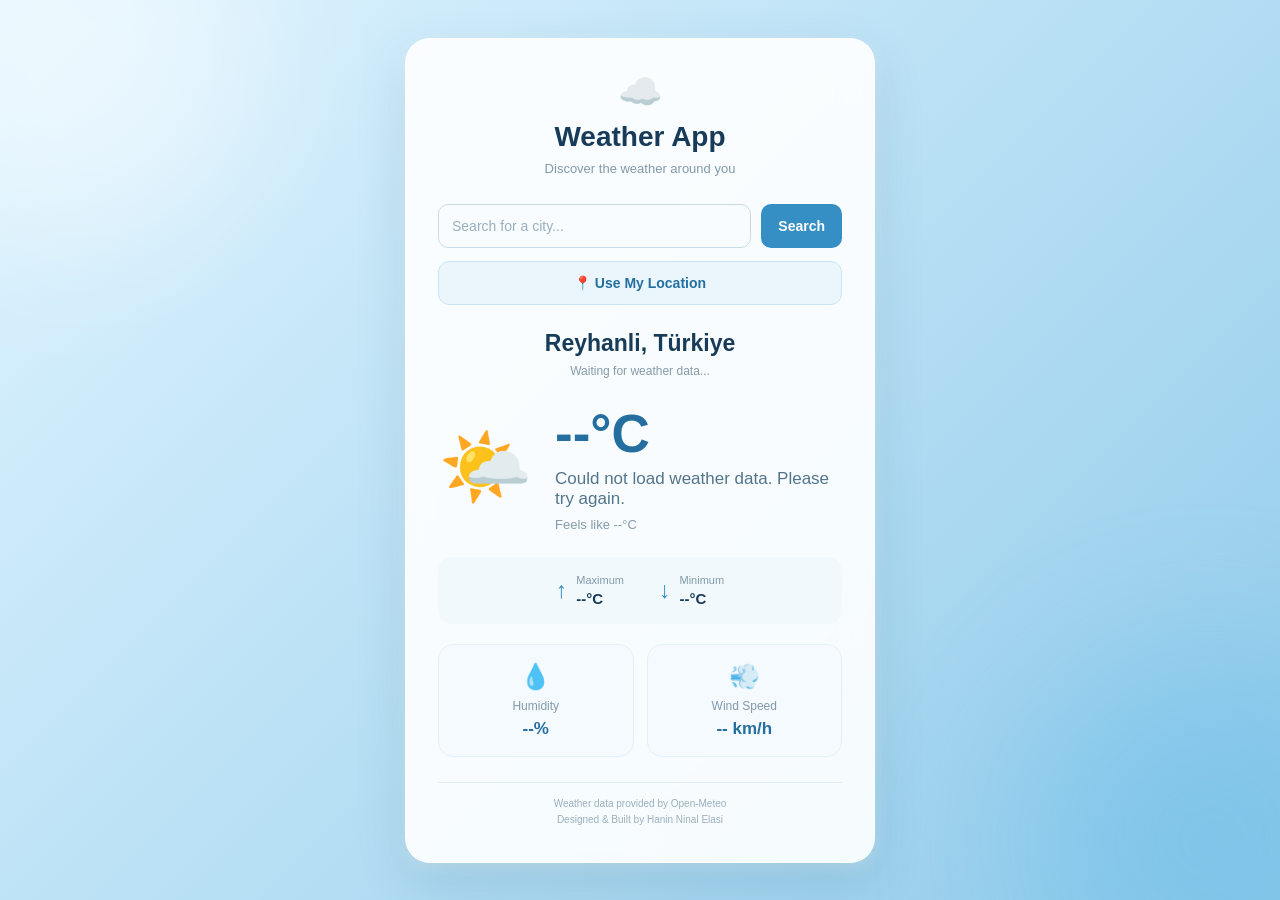
<file: weather-app/index.html>
<!DOCTYPE html>
<html lang="en">

<head>
    <meta charset="UTF-8">
    <meta name="viewport" content="width=device-width, initial-scale=1.0">

    <meta name="description" content="Check current weather, temperature, humidity and wind conditions around the world.">

    <title>Hanin's Weather App</title>

    <link rel="stylesheet" href="style.css">
</head>

<body>

    <main class="container">

        <!-- Header -->
        <header class="header">
            <div class="brand-icon">☁️</div>
            <h1>Weather App</h1>
            <p class="subtitle">Discover the weather around you</p>
        </header>

        <!-- City Search -->
        <section class="search-section">

            <div class="search-box">
                <input
                    type="text"
                    id="cityInput"
                    placeholder="Search for a city..."
                    autocomplete="off"
                    aria-label="City name"
                >

                <button id="searchButton" type="button">
                    Search
                </button>
            </div>

            <button id="locationButton" type="button">
                📍 Use My Location
            </button>

        </section>

        <!-- Weather Information -->
        <section class="weather-info">

            <div class="location-heading">
                <h2 id="cityName">Reyhanli, Türkiye</h2>
                <p id="lastUpdated">Waiting for weather data...</p>
            </div>

            <div class="main-weather">

                <div class="weather-icon" id="weatherIcon">
                    🌤️
                </div>

                <div class="temperature-area">
                    <h2 id="temperature">--°C</h2>
                    <p id="description">Loading weather...</p>
                    <p id="feelsLikeText">
                        Feels like <span id="feelsLike">--°C</span>
                    </p>
                </div>

            </div>

            <!-- Daily Temperatures -->
            <div class="temperature-range">

                <div class="range-item">
                    <span>↑</span>
                    <div>
                        <small>Maximum</small>
                        <strong id="maxTemp">--°C</strong>
                    </div>
                </div>

                <div class="range-item">
                    <span>↓</span>
                    <div>
                        <small>Minimum</small>
                        <strong id="minTemp">--°C</strong>
                    </div>
                </div>

            </div>

            <!-- Weather Details -->
            <div class="details">

                <div class="detail-card">
                    <span class="detail-icon">💧</span>
                    <p>Humidity</p>
                    <strong id="humidity">--%</strong>
                </div>

                <div class="detail-card">
                    <span class="detail-icon">💨</span>
                    <p>Wind Speed</p>
                    <strong id="wind">-- km/h</strong>
                </div>

            </div>

        </section>

        <!-- Footer -->
        <footer class="footer">
            <p>Weather data provided by Open-Meteo</p>
            <p>Designed & Built by Hanin Ninal Elasi</p>
        </footer>

    </main>

    <script src="script.js"></script>

</body>
</html>
</file>
<file: weather-app/style.css>
/* =========================================
   1. GLOBAL SETTINGS
========================================= */

* {
    margin: 0;
    padding: 0;
    box-sizing: border-box;
}

body {
    font-family: Arial, sans-serif;
    min-height: 100vh;
    display: flex;
    justify-content: center;
    align-items: center;
    padding: 25px;
    position: relative;
    isolation: isolate;
    overflow-x: hidden;

    background: linear-gradient(
        135deg,
        #dff4ff,
        #91cbea,
        #c5eaff,
        #eaf8ff
    );

    background-size: 300% 300%;
    animation: skyMovement 14s ease infinite;
    transition: background 0.8s ease;
}

/* =========================================
   2. BACKGROUND LIGHT EFFECTS
========================================= */

body::before,
body::after {
    content: "";
    position: fixed;
    width: 380px;
    height: 380px;
    border-radius: 50%;
    filter: blur(75px);
    opacity: 0.45;
    z-index: -1;
    pointer-events: none;

    animation: floatingLights 12s ease-in-out infinite alternate;
}

body::before {
    background: #ffffff;
    top: -130px;
    left: -120px;
}

body::after {
    background: #69bce8;
    bottom: -130px;
    right: -120px;
    animation-delay: 3s;
}

/* =========================================
   3. MAIN CONTAINER
========================================= */

.container {
    width: 90%;
    max-width: 470px;
    padding: 32px;
    text-align: center;

    background: rgba(255, 255, 255, 0.90);
    backdrop-filter: blur(15px);
    -webkit-backdrop-filter: blur(15px);

    border: 1px solid rgba(255, 255, 255, 0.8);
    border-radius: 25px;

    box-shadow:
        0 20px 50px rgba(35, 91, 125, 0.16),
        0 5px 15px rgba(255, 255, 255, 0.3);

    animation: fadeIn 0.8s ease;
}

/* =========================================
   4. HEADER
========================================= */

.header {
    margin-bottom: 28px;
}

.brand-icon {
    font-size: 36px;
    margin-bottom: 8px;
}

.header h1 {
    color: #173b59;
    font-size: 28px;
    margin-bottom: 8px;
}

.subtitle {
    color: #8199a9;
    font-size: 13px;
}

/* =========================================
   5. SEARCH SECTION
========================================= */

.search-box {
    display: flex;
    gap: 10px;
    margin-bottom: 13px;
}

input {
    flex: 1;
    min-width: 0;
    padding: 13px;

    border: 1px solid #c8dce8;
    border-radius: 10px;

    font-size: 14px;
    outline: none;

    background: #f8fcff;
    color: #173b59;

    transition: all 0.3s ease;
}

input:focus {
    border-color: #368fc4;
    box-shadow: 0 0 0 4px rgba(54, 143, 196, 0.12);
    background: #ffffff;
}

input::placeholder {
    color: #9aafbd;
}

/* =========================================
   6. BUTTONS
========================================= */

button {
    padding: 12px 17px;

    background: #368fc4;
    color: white;

    border: none;
    border-radius: 10px;

    cursor: pointer;
    font-size: 14px;
    font-weight: 600;

    transition: all 0.3s ease;
}

button:hover:not(:disabled) {
    background: #246f9f;
    transform: translateY(-2px);
    box-shadow: 0 6px 15px rgba(36, 111, 159, 0.2);
}

button:active:not(:disabled) {
    transform: scale(0.97);
}

button:disabled {
    opacity: 0.6;
    cursor: wait;
}

/* Location Button */

#locationButton {
    width: 100%;
    margin-bottom: 25px;
    padding: 13px;

    background: #eaf6fc;
    color: #246f9f;

    border: 1px solid #c8e5f4;
    border-radius: 11px;

    font-size: 14px;
}

#locationButton:hover:not(:disabled) {
    background: #368fc4;
    color: white;
}

/* =========================================
   7. WEATHER INFORMATION
========================================= */

.weather-info {
    color: #173b59;
    animation: slideUp 0.7s ease;
}

.location-heading h2 {
    font-size: 23px;
    color: #173b59;
    margin-bottom: 7px;
}

#lastUpdated {
    font-size: 12px;
    color: #849ba9;
}

/* =========================================
   8. MAIN WEATHER
========================================= */

.main-weather {
    display: flex;
    justify-content: center;
    align-items: center;
    gap: 22px;
    margin: 25px 0;
}

.weather-icon {
    font-size: 76px;
    animation: iconFloat 3s ease-in-out infinite;
}

.temperature-area {
    text-align: left;
}

#temperature {
    font-size: 53px;
    color: #246f9f;
    font-weight: 700;
}

#description {
    font-size: 17px;
    color: #52758b;
    margin-top: 5px;
}

#feelsLikeText {
    font-size: 13px;
    color: #849ba9;
    margin-top: 8px;
}

/* =========================================
   9. MAXIMUM AND MINIMUM TEMPERATURE
========================================= */

.temperature-range {
    display: flex;
    justify-content: center;
    gap: 35px;

    padding: 17px 10px;
    margin-bottom: 20px;

    background: #f2f9fd;
    border-radius: 14px;
}

.range-item {
    display: flex;
    align-items: center;
    gap: 9px;
    text-align: left;
}

.range-item > span {
    font-size: 23px;
    color: #368fc4;
    font-weight: bold;
}

.range-item div {
    display: flex;
    flex-direction: column;
    gap: 4px;
}

.range-item small {
    font-size: 11px;
    color: #8199a9;
}

.range-item strong {
    color: #173b59;
    font-size: 15px;
}

/* =========================================
   10. WEATHER DETAILS
========================================= */

.details {
    display: grid;
    grid-template-columns: 1fr 1fr;
    gap: 13px;
}

.detail-card {
    padding: 17px 10px;

    background: #f5faff;
    border: 1px solid #e2f0f8;
    border-radius: 15px;

    transition: all 0.3s ease;
}

.detail-card:hover {
    transform: translateY(-4px);
    background: #eaf6fc;
}

.detail-icon {
    display: block;
    font-size: 25px;
    margin-bottom: 8px;
}

.detail-card p {
    color: #8199a9;
    font-size: 12px;
    margin-bottom: 6px;
}

.detail-card strong {
    color: #246f9f;
    font-size: 17px;
}

/* =========================================
   11. FOOTER
========================================= */

.footer {
    margin-top: 25px;
    padding-top: 15px;
    border-top: 1px solid #e2edf3;
}

.footer p {
    font-size: 10px;
    color: #9aafbd;
    margin-bottom: 5px;
}

/* =========================================
   12. DYNAMIC WEATHER BACKGROUNDS
========================================= */

/* SUNNY */

body.sunny {
    background: linear-gradient(
        135deg,
        #ffe7a3,
        #ffbd80,
        #fff1c9,
        #ffd78e
    );

    background-size: 300% 300%;
}

body.sunny::before {
    background: #fff9dc;
    opacity: 0.65;
}

body.sunny::after {
    background: #ffcf70;
}

/* CLOUDY */

body.cloudy {
    background: linear-gradient(
        135deg,
        #dce5ed,
        #9fb4c5,
        #e8edf2,
        #b7c9d6
    );

    background-size: 300% 300%;
}

body.cloudy::before {
    background: #ffffff;
}

body.cloudy::after {
    background: #9eafc1;
}

/* RAINY */

body.rainy {
    background: linear-gradient(
        135deg,
        #7894aa,
        #405d76,
        #a1b7c8,
        #526f89
    );

    background-size: 300% 300%;
}

body.rainy::before {
    background: #b9d4e6;
    opacity: 0.35;
}

body.rainy::after {
    width: 100%;
    height: 100%;

    top: 0;
    left: 0;
    bottom: auto;
    right: auto;

    border-radius: 0;
    filter: none;
    opacity: 0.5;

    background: repeating-linear-gradient(
        105deg,
        transparent 0px,
        transparent 35px,
        rgba(220, 240, 255, 0.35) 36px,
        transparent 38px
    );

    animation: rainFall 0.8s linear infinite;
}

/* SNOWY */

body.snowy {
    background: linear-gradient(
        135deg,
        #e5f5ff,
        #a9d8f0,
        #ffffff,
        #c4eaff
    );

    background-size: 300% 300%;
}

body.snowy::before {
    background: #ffffff;
}

body.snowy::after {
    width: 100%;
    height: 100%;

    top: 0;
    left: 0;
    bottom: auto;
    right: auto;

    border-radius: 0;
    filter: none;
    opacity: 0.8;

    background-image:
        radial-gradient(circle, white 2px, transparent 3px),
        radial-gradient(circle, rgba(255,255,255,0.8) 3px, transparent 4px),
        radial-gradient(circle, white 1.5px, transparent 2.5px);

    background-size: 90px 100px, 130px 150px, 70px 80px;

    animation: snowFall 7s linear infinite;
}

/* =========================================
   13. WEATHER ANIMATIONS
========================================= */

@keyframes skyMovement {
    0% {
        background-position: 0% 50%;
    }

    50% {
        background-position: 100% 50%;
    }

    100% {
        background-position: 0% 50%;
    }
}

@keyframes floatingLights {
    from {
        transform: translate(0, 0) scale(1);
    }

    to {
        transform: translate(45px, 35px) scale(1.2);
    }
}

@keyframes fadeIn {
    from {
        opacity: 0;
        transform: translateY(20px);
    }

    to {
        opacity: 1;
        transform: translateY(0);
    }
}

@keyframes slideUp {
    from {
        opacity: 0;
        transform: translateY(20px);
    }

    to {
        opacity: 1;
        transform: translateY(0);
    }
}

@keyframes iconFloat {
    0%, 100% {
        transform: translateY(0);
    }

    50% {
        transform: translateY(-8px);
    }
}

@keyframes rainFall {
    from {
        background-position: 0 0;
    }

    to {
        background-position: -30px 100px;
    }
}

@keyframes snowFall {
    from {
        background-position: 0 0, 40px 30px, 20px 50px;
    }

    to {
        background-position: 40px 300px, 100px 400px, -20px 250px;
    }
}

/* Sunny Glow */

body.sunny::before {
    width: 300px;
    height: 300px;

    background: radial-gradient(
        circle,
        rgba(255, 255, 220, 0.95) 0%,
        rgba(255, 218, 120, 0.65) 35%,
        rgba(255, 190, 90, 0.15) 70%,
        transparent 100%
    );

    filter: blur(15px);
    opacity: 0.9;

    animation: sunGlow 5s ease-in-out infinite alternate;
}

@keyframes sunGlow {
    from {
        transform: scale(0.9);
        opacity: 0.65;
    }

    to {
        transform: scale(1.2);
        opacity: 1;
    }
}

/* Cloud Movement */

body.cloudy::before {
    width: 350px;
    height: 220px;

    background: radial-gradient(
        ellipse,
        rgba(255, 255, 255, 0.9) 0%,
        rgba(255, 255, 255, 0.45) 45%,
        transparent 75%
    );

    filter: blur(30px);
    opacity: 0.8;

    animation: cloudMovement 9s ease-in-out infinite alternate;
}

body.cloudy::after {
    width: 400px;
    height: 250px;

    background: radial-gradient(
        ellipse,
        rgba(210, 225, 235, 0.9) 0%,
        rgba(210, 225, 235, 0.3) 55%,
        transparent 75%
    );

    filter: blur(35px);

    animation: cloudMovement 13s ease-in-out infinite alternate-reverse;
}

@keyframes cloudMovement {
    from {
        transform: translateX(-35px) translateY(0);
    }

    to {
        transform: translateX(45px) translateY(20px);
    }
}

/* Rain Glow */

body.rainy::before {
    background: radial-gradient(
        circle,
        rgba(190, 220, 240, 0.35),
        transparent 70%
    );

    filter: blur(35px);
    animation: rainGlow 5s ease-in-out infinite alternate;
}

@keyframes rainGlow {
    from {
        transform: translateY(-10px);
        opacity: 0.4;
    }

    to {
        transform: translateY(20px);
        opacity: 0.8;
    }
}

/* Snow Glow */

body.snowy::before {
    background: radial-gradient(
        circle,
        rgba(255, 255, 255, 0.9),
        rgba(210, 240, 255, 0.3),
        transparent 70%
    );

    filter: blur(25px);
    animation: snowGlow 5s ease-in-out infinite alternate;
}

@keyframes snowGlow {
    from {
        opacity: 0.4;
        transform: scale(0.9);
    }

    to {
        opacity: 0.9;
        transform: scale(1.15);
    }
}

/* =========================================
   14. RESPONSIVE DESIGN
========================================= */

@media (max-width: 480px) {

    body {
        padding: 15px;
    }

    .container {
        width: 100%;
        padding: 23px;
    }

    .header h1 {
        font-size: 25px;
    }

    .search-box {
        gap: 7px;
    }

    input {
        font-size: 13px;
        padding: 11px;
    }

    .main-weather {
        gap: 12px;
    }

    .weather-icon {
        font-size: 60px;
    }

    #temperature {
        font-size: 43px;
    }

    #description {
        font-size: 15px;
    }

    .temperature-range {
        gap: 20px;
    }

    .location-heading h2 {
        font-size: 20px;
    }
}

/* =========================================
   15. ACCESSIBILITY
========================================= */

@media (prefers-reduced-motion: reduce) {

    *,
    *::before,
    *::after {
        animation-duration: 0.01ms !important;
        animation-iteration-count: 1 !important;
        transition-duration: 0.01ms !important;
    }
}
</file>
